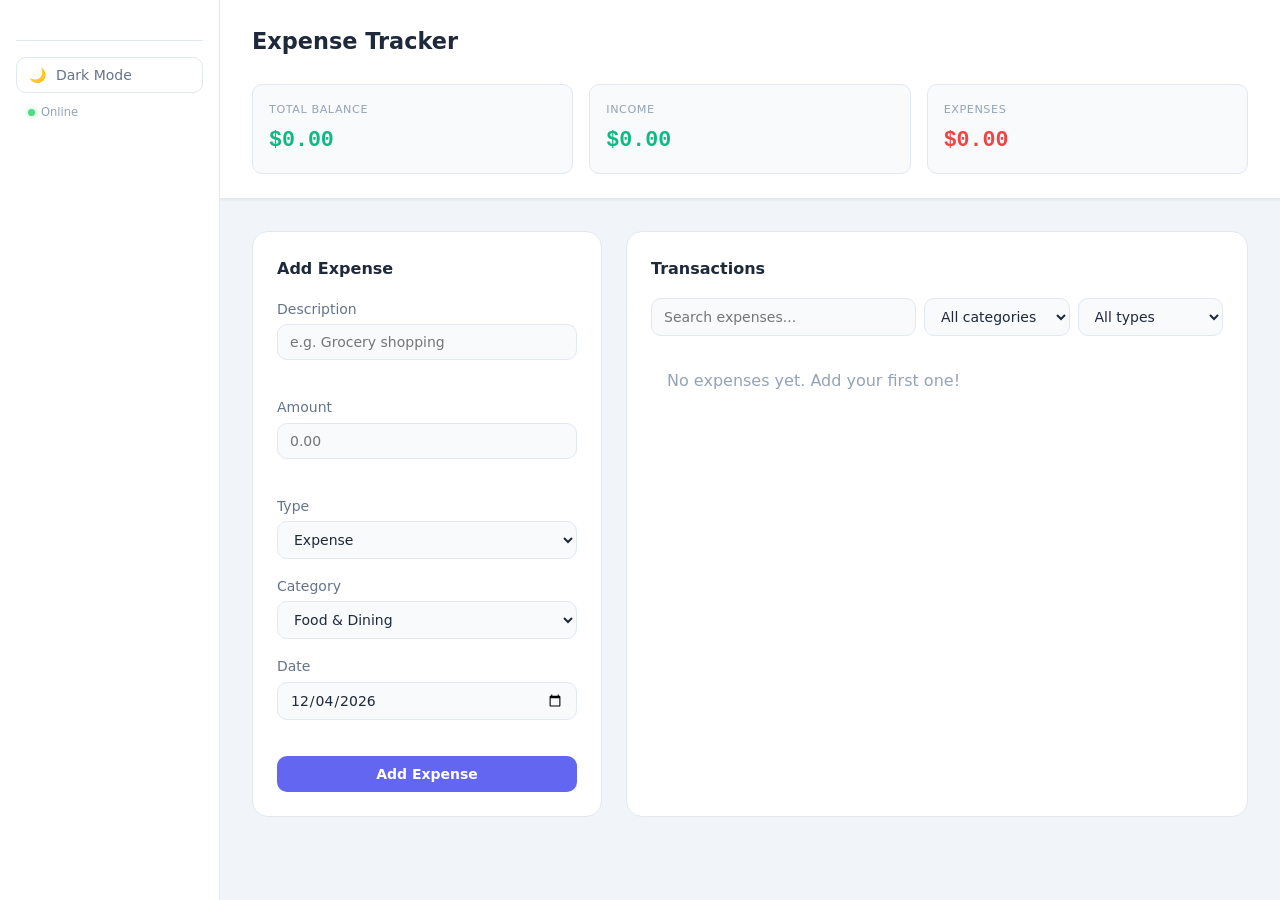
<file: index.html>
<!doctype html>
<html lang="en">
  <head>
    <meta charset="UTF-8" />
    <meta name="viewport" content="width=device-width, initial-scale=1.0" />
    <title>Expense Tracker</title>
    <link rel="stylesheet" href="style.css" />

    <!-- PWA -->
    <meta name="theme-color" content="#6366f1" />
    <link rel="manifest" href="manifest.json" />
    <meta name="apple-mobile-web-app-capable" content="yes" />
    <meta
      name="apple-mobile-web-app-status-bar-style"
      content="black-translucent"
    />
    <meta name="apple-mobile-web-app-title" content="Expenses" />
    <link rel="apple-touch-icon" href="MobileIcon.png" />
  </head>

  <body>
    <!-- =====================================================
    APP SHELL — wraps sidebar + main content
  ===================================================== -->
    <div class="app-shell">
      <!-- =====================================================
      SIDEBAR (visible on desktop)
    ===================================================== -->
      <aside class="sidebar">
        <div class="sidebar-footer">
          <!-- Data Export/Import -->
         
          <!-- Dark mode toggle -->
          <button class="dark-toggle" id="dark-toggle-sidebar">
            <span id="dark-icon-sidebar">🌙</span>
            <span id="dark-label-sidebar">Dark Mode</span>
          </button>
          <!-- Online / Offline status -->
          <div class="offline-badge">
            <span class="status-dot online" id="status-dot"></span>
            <span id="status-text">Online</span>
          </div>
        </div>
      </aside>

      <!-- =====================================================
      MAIN WRAPPER
    ===================================================== -->
      <div class="main-wrapper">
        <!-- HEADER -->
        <header>
          <div class="header-top">
            <h1>Expense Tracker</h1>
            <!-- Dark mode toggle (mobile only) -->
            <button class="header-dark-toggle" id="dark-toggle-mobile">
              <span id="dark-icon-mobile">🌙</span>
              <span id="dark-label-mobile">Dark</span>
            </button>
          </div>

          <!-- Summary bar -->
          <div id="summary">
            <div class="summary-card">
              <span class="summary-label">Total Balance</span>
              <span class="summary-amount" id="balance">TND 0.00</span>
            </div>
            <div class="summary-card">
              <span class="summary-label">Income</span>
              <span class="summary-amount income" id="total-income"
                >TND 0.00</span
              >
            </div>
            <div class="summary-card">
              <span class="summary-label">Expenses</span>
              <span class="summary-amount expense" id="total-expenses"
                >TND 0.00</span
              >
            </div>
          </div>
        </header>

        <!-- MAIN CONTENT -->
        <main>
          <!-- FORM SECTION -->
          <section aria-label="Add expense">
            <h2>Add Expense</h2>
            <form id="expense-form" novalidate>
              <div class="form-group">
                <label for="description">Description</label>
                <input
                  type="text"
                  id="description"
                  name="description"
                  placeholder="e.g. Grocery shopping"
                />
                <span class="error-msg" id="description-error"></span>
              </div>

              <div class="form-group">
                <label for="amount">Amount</label>
                <input
                  type="number"
                  id="amount"
                  name="amount"
                  placeholder="0.00"
                  min="0.01"
                  step="0.01"
                />
                <span class="error-msg" id="amount-error"></span>
              </div>

              <div class="form-group">
                <label for="type">Type</label>
                <select id="type" name="type">
                  <option value="expense">Expense</option>
                  <option value="income">Income</option>
                </select>
              </div>

              <div class="form-group">
                <label for="category">Category</label>
                <select id="category" name="category">
                  <option value="food">Food & Dining</option>
                  <option value="transport">Transport</option>
                  <option value="housing">Housing</option>
                  <option value="entertainment">Entertainment</option>
                  <option value="health">Health</option>
                  <option value="shopping">Shopping</option>
                  <option value="salary">Salary</option>
                  <option value="other">Other</option>
                </select>
              </div>

              <div class="form-group">
                <label for="date">Date</label>
                <input type="date" id="date" name="date" />
                <span class="error-msg" id="date-error"></span>
              </div>

              <button type="submit" id="submit-btn">Add Expense</button>
              <button type="button" id="cancel-btn" hidden>Cancel</button>
            </form>
          </section>

          <!-- LIST SECTION -->
          <section aria-label="Expense list">
            <h2>Transactions</h2>

            <div id="filters">
              <input
                type="search"
                id="search-input"
                placeholder="Search expenses..."
              />
              <select id="filter-category">
                <option value="all">All categories</option>
                <option value="food">Food & Dining</option>
                <option value="transport">Transport</option>
                <option value="housing">Housing</option>
                <option value="entertainment">Entertainment</option>
                <option value="health">Health</option>
                <option value="shopping">Shopping</option>
                <option value="salary">Salary</option>
                <option value="other">Other</option>
              </select>
              <select id="filter-type">
                <option value="all">All types</option>
                <option value="expense">Expenses only</option>
                <option value="income">Income only</option>
              </select>
            </div>

            <ul id="expense-list"></ul>
            <div id="empty-state" hidden>
              <p>No expenses yet. Add your first one!</p>
            </div>
          </section>
        </main>
      </div>
      <!-- end .main-wrapper -->
    </div>
    <!-- end .app-shell -->

    <!-- MOBILE BOTTOM NAV -->
    <nav class="mobile-bottom-nav">
      <button class="nav-btn active" data-section="form">
        <span class="nav-icon">➕</span>
        Add
      </button>
      <button class="nav-btn" data-section="list">
        <span class="nav-icon">📋</span>
        Transactions
      </button>
    </nav>

    <script src="app.js"></script>

    <!-- PWA Service Worker -->
    <script>
      if ("serviceWorker" in navigator) {
        window.addEventListener("load", () => {
          navigator.serviceWorker
            .register("sw.js")
            .then((reg) => console.log("✅ SW registered:", reg.scope))
            .catch((err) => console.error("❌ SW error:", err));
        });
      }
    </script>
  </body>
</html>
</file>
<file: style.css>
/* ============================================================
   CSS VARIABLES — Light & Dark themes
   ============================================================ */
:root {
  --primary:        #6366f1;
  --primary-dark:   #4f46e5;
  --primary-light:  #e0e7ff;
  --income-color:   #10b981;
  --expense-color:  #ef4444;
  --bg:             #f1f5f9;
  --surface:        #ffffff;
  --surface-2:      #f8fafc;
  --border:         #e2e8f0;
  --text:           #1e293b;
  --text-secondary: #64748b;
  --text-muted:     #94a3b8;
  --gray-50:        #f9fafb;
  --gray-100:       #f3f4f6;
  --gray-200:       #e5e7eb;
  --gray-400:       #9ca3af;
  --gray-600:       #4b5563;
  --gray-800:       #1f2937;
  --gray-900:       #111827;
  --space-xs:  4px;
  --space-sm:  8px;
  --space-md:  16px;
  --space-lg:  24px;
  --space-xl:  32px;
  --radius-sm: 6px;
  --radius-md: 10px;
  --radius-lg: 16px;
  --shadow-sm: 0 1px 3px rgba(0,0,0,0.07);
  --shadow-md: 0 4px 12px rgba(0,0,0,0.09);
  --font-main: 'Segoe UI', system-ui, -apple-system, sans-serif;
  --font-mono: 'Courier New', monospace;
  --sidebar-w: 220px;
}

body.dark {
  --bg:             #0f172a;
  --surface:        #1e293b;
  --surface-2:      #162032;
  --border:         #334155;
  --text:           #f1f5f9;
  --text-secondary: #94a3b8;
  --text-muted:     #64748b;
  --gray-50:        #1e293b;
  --gray-100:       #263348;
  --gray-200:       #334155;
  --gray-400:       #64748b;
  --gray-600:       #94a3b8;
  --gray-800:       #e2e8f0;
  --gray-900:       #f8fafc;
  --shadow-sm:      0 1px 3px rgba(0,0,0,0.3);
  --shadow-md:      0 4px 12px rgba(0,0,0,0.4);
  --primary-light:  #1e1b4b;
}

/* ============================================================
   RESET & BASE
   ============================================================ */
*, *::before, *::after { box-sizing: border-box; margin: 0; padding: 0; }

html { scroll-behavior: smooth; }

body {
  font-family: var(--font-main);
  font-size: 16px;
  color: var(--text);
  background-color: var(--bg);
  line-height: 1.6;
  min-height: 100vh;
  transition: background-color 0.3s ease, color 0.3s ease;
}

h1 { font-size: 1.4rem; font-weight: 700; color: var(--text); }
h2 { font-size: 1rem; font-weight: 600; color: var(--text); margin-bottom: var(--space-md); }

/* ============================================================
   APP SHELL
   ============================================================ */
.app-shell {
  display: flex;
  min-height: 100vh;
}

/* ============================================================
   SIDEBAR (desktop)
   ============================================================ */
.sidebar {
  width: var(--sidebar-w);
  background: var(--surface);
  border-right: 1px solid var(--border);
  position: fixed;
  top: 0; left: 0; bottom: 0;
  display: flex;
  flex-direction: column;
  padding: var(--space-lg) var(--space-md);
  z-index: 50;
  overflow-y: auto;
  transition: background 0.3s ease, border-color 0.3s ease;
}

.sidebar-footer {
  border-top: 1px solid var(--border);
  padding-top: var(--space-md);
  margin-top: var(--space-md);
  display: flex;
  flex-direction: column;
  gap: var(--space-sm);
}

.dark-toggle {
  display: flex;
  align-items: center;
  gap: 10px;
  padding: 9px 12px;
  border-radius: var(--radius-md);
  color: var(--text-secondary);
  font-size: 0.875rem;
  font-weight: 500;
  cursor: pointer;
  border: 1px solid var(--border);
  background: none;
  width: 100%;
  text-align: left;
  transition: all 0.15s ease;
  font-family: var(--font-main);
}
.dark-toggle:hover { background: var(--surface-2); color: var(--text); }

.offline-badge {
  display: flex;
  align-items: center;
  gap: 6px;
  font-size: 0.72rem;
  color: var(--text-muted);
  padding: 2px 12px;
}
.status-dot {
  width: 7px; height: 7px;
  border-radius: 50%;
  background: var(--text-muted);
  flex-shrink: 0;
}
.status-dot.online  { background: #4ade80; box-shadow: 0 0 6px rgba(74,222,128,0.5); }
.status-dot.offline { background: #f87171; }

/* ============================================================
   MAIN WRAPPER
   ============================================================ */
.main-wrapper {
  margin-left: var(--sidebar-w);
  flex: 1;
  display: flex;
  flex-direction: column;
}

/* ============================================================
   HEADER
   ============================================================ */
header {
  background: var(--surface);
  padding: var(--space-lg) var(--space-xl);
  box-shadow: var(--shadow-sm);
  border-bottom: 1px solid var(--border);
  display: flex;
  flex-direction: column;
  gap: var(--space-lg);
  position: sticky;
  top: 0;
  z-index: 40;
  transition: background 0.3s ease, border-color 0.3s ease;
}

.header-top {
  display: flex;
  align-items: center;
  justify-content: space-between;
}

/* Mobile-only dark toggle */
.header-dark-toggle {
  display: none;
  align-items: center;
  gap: 6px;
  padding: 7px 12px;
  border-radius: var(--radius-md);
  color: var(--text-secondary);
  font-size: 0.82rem;
  font-weight: 500;
  cursor: pointer;
  border: 1px solid var(--border);
  background: none;
  font-family: var(--font-main);
  transition: all 0.15s ease;
}
.header-dark-toggle:hover { background: var(--surface-2); }

#summary {
  display: flex;
  gap: var(--space-md);
  flex-wrap: wrap;
}

.summary-card {
  flex: 1;
  min-width: 120px;
  background: var(--surface-2);
  border: 1px solid var(--border);
  border-radius: var(--radius-md);
  padding: var(--space-md);
  display: flex;
  flex-direction: column;
  gap: var(--space-xs);
  transition: background 0.3s ease;
}

.summary-label {
  font-size: 0.7rem;
  text-transform: uppercase;
  letter-spacing: 0.05em;
  color: var(--text-muted);
  font-weight: 500;
}

.summary-amount {
  font-size: 1.35rem;
  font-weight: 700;
  font-family: var(--font-mono);
  color: var(--text);
}

.summary-amount.income  { color: var(--income-color); }
.summary-amount.expense { color: var(--expense-color); }

/* ============================================================
   MAIN GRID
   ============================================================ */
main {
  display: grid;
  grid-template-columns: 350px 1fr;
  grid-template-areas:
    "form  list"
    "chart chart";
  gap: var(--space-lg);
  padding: var(--space-xl);
  max-width: 1060px;
  width: 100%;
}

main section:nth-child(1) { grid-area: form;  }
main section:nth-child(2) { grid-area: list;  }
main section:nth-child(3) { grid-area: chart; }

main > section {
  background: var(--surface);
  border: 1px solid var(--border);
  border-radius: var(--radius-lg);
  padding: var(--space-lg);
  transition: background 0.3s ease, border-color 0.3s ease;
}

/* ============================================================
   FORM
   ============================================================ */
#expense-form {
  display: flex;
  flex-direction: column;
  gap: var(--space-md);
}

.form-group {
  display: flex;
  flex-direction: column;
  gap: var(--space-xs);
}

.form-group label {
  font-size: 0.875rem;
  font-weight: 500;
  color: var(--text-secondary);
}

input[type="text"],
input[type="number"],
input[type="date"],
input[type="search"],
select {
  width: 100%;
  padding: 9px 12px;
  border: 1px solid var(--border);
  border-radius: var(--radius-md);
  font-family: var(--font-main);
  font-size: 0.875rem;
  color: var(--text);
  background: var(--surface-2);
  outline: none;
  transition: border-color 0.15s ease, background 0.3s ease, color 0.3s ease;
}

input:focus, select:focus {
  border-color: var(--primary);
  box-shadow: 0 0 0 3px rgba(99,102,241,0.15);
}

input.error { border-color: var(--expense-color); }

.error-msg {
  font-size: 0.75rem;
  color: var(--expense-color);
  min-height: 16px;
}

#submit-btn {
  background: var(--primary);
  color: white;
  border: none;
  border-radius: var(--radius-md);
  padding: 10px var(--space-lg);
  font-family: var(--font-main);
  font-size: 0.875rem;
  font-weight: 600;
  cursor: pointer;
  width: 100%;
  transition: background 0.15s ease, transform 0.1s ease;
}
#submit-btn:hover  { background: var(--primary-dark); }
#submit-btn:active { transform: scale(0.98); }

#cancel-btn {
  background: none;
  border: 1px solid var(--border);
  border-radius: var(--radius-md);
  padding: 9px var(--space-lg);
  font-family: var(--font-main);
  font-size: 0.875rem;
  color: var(--text-secondary);
  cursor: pointer;
  width: 100%;
  transition: all 0.15s ease;
}
#cancel-btn:hover { background: var(--surface-2); }

/* ============================================================
   FILTERS
   ============================================================ */
#filters {
  display: flex;
  gap: var(--space-sm);
  margin-bottom: var(--space-md);
  flex-wrap: wrap;
}

#search-input    { flex: 2; min-width: 140px; }
#filter-category,
#filter-type     { flex: 1; min-width: 110px; }

/* ============================================================
   EXPENSE LIST
   ============================================================ */
#expense-list {
  list-style: none;
  display: flex;
  flex-direction: column;
  gap: var(--space-sm);
  max-height: 480px;
  overflow-y: auto;
  padding-right: 2px;
}

.expense-card {
  background: var(--surface-2);
  border: 1px solid var(--border);
  border-radius: var(--radius-md);
  padding: var(--space-md);
  display: flex;
  align-items: center;
  justify-content: space-between;
  gap: var(--space-md);
  animation: slideIn 0.22s ease;
  transition: background 0.3s ease, border-color 0.3s ease;
}

@keyframes slideIn {
  from { opacity: 0; transform: translateY(-6px); }
  to   { opacity: 1; transform: translateY(0); }
}

.expense-card:hover { border-color: var(--text-muted); box-shadow: var(--shadow-sm); }

.card-left {
  display: flex;
  align-items: center;
  gap: var(--space-sm);
  min-width: 0;
}

.card-info {
  display: flex;
  flex-direction: column;
  gap: 2px;
  min-width: 0;
}

.card-description {
  font-size: 0.875rem;
  font-weight: 500;
  color: var(--text);
  white-space: nowrap;
  overflow: hidden;
  text-overflow: ellipsis;
  max-width: 180px;
}

.card-date { font-size: 0.72rem; color: var(--text-muted); }

.card-right {
  display: flex;
  align-items: center;
  gap: var(--space-sm);
  flex-shrink: 0;
}

.card-amount {
  font-family: var(--font-mono);
  font-size: 0.875rem;
  font-weight: 700;
  min-width: 75px;
  text-align: right;
}

.card-amount.income  { color: var(--income-color); }
.card-amount.expense { color: var(--expense-color); }

.card-actions { display: flex; gap: var(--space-xs); }

.btn-edit,
.btn-delete {
  padding: 4px 10px;
  font-size: 0.72rem;
  border-radius: var(--radius-sm);
  cursor: pointer;
  transition: background 0.15s ease;
  border: 1px solid;
  font-family: var(--font-main);
  font-weight: 500;
}

.btn-edit {
  background: var(--primary-light);
  color: var(--primary);
  border-color: var(--primary-light);
}
.btn-edit:hover { background: #c7d2fe; }
body.dark .btn-edit { color: #a5b4fc; }

.btn-delete {
  background: #fee2e2;
  color: #991b1b;
  border-color: #fee2e2;
}
.btn-delete:hover { background: #fecaca; }
body.dark .btn-delete {
  background: rgba(239,68,68,0.15);
  color: #fca5a5;
  border-color: rgba(239,68,68,0.2);
}

/* ============================================================
   CATEGORY BADGES
   ============================================================ */
.card-category-badge {
  display: inline-block;
  padding: 3px 8px;
  border-radius: 999px;
  font-size: 0.68rem;
  font-weight: 600;
  text-transform: uppercase;
  letter-spacing: 0.04em;
  flex-shrink: 0;
}

.badge-food          { background: #fef9c3; color: #854d0e; }
.badge-transport     { background: #dbeafe; color: #1e40af; }
.badge-housing       { background: #dcfce7; color: #166534; }
.badge-entertainment { background: #f3e8ff; color: #6b21a8; }
.badge-health        { background: #fee2e2; color: #991b1b; }
.badge-shopping      { background: #fce7f3; color: #9d174d; }
.badge-salary        { background: #d1fae5; color: #065f46; }
.badge-other         { background: var(--gray-100); color: var(--gray-600); }

body.dark .badge-food          { background: rgba(254,249,195,0.12); color: #fcd34d; }
body.dark .badge-transport     { background: rgba(219,234,254,0.10); color: #93c5fd; }
body.dark .badge-housing       { background: rgba(220,252,231,0.10); color: #6ee7b7; }
body.dark .badge-entertainment { background: rgba(243,232,255,0.10); color: #d8b4fe; }
body.dark .badge-health        { background: rgba(254,226,226,0.10); color: #fca5a5; }
body.dark .badge-shopping      { background: rgba(252,231,243,0.10); color: #f9a8d4; }
body.dark .badge-salary        { background: rgba(209,250,229,0.10); color: #6ee7b7; }
body.dark .badge-other         { background: rgba(255,255,255,0.06); color: #94a3b8; }

/* ============================================================
   EMPTY STATE
   ============================================================ */
#empty-state {
  text-align: center;
  padding: var(--space-xl);
  color: var(--text-muted);
  font-size: 0.875rem;
}

/* ============================================================
   SCROLLBAR
   ============================================================ */
::-webkit-scrollbar { width: 5px; }
::-webkit-scrollbar-track { background: transparent; }
::-webkit-scrollbar-thumb { background: var(--border); border-radius: 10px; }

/* ============================================================
   MOBILE BOTTOM NAV
   ============================================================ */
.mobile-bottom-nav { display: none; }

/* ============================================================
   RESPONSIVE — Tablet
   ============================================================ */
@media (max-width: 900px) {
  main {
    grid-template-columns: 1fr;
    grid-template-areas: "form" "list" "chart";
    padding: var(--space-md);
  }
}

/* ============================================================
   RESPONSIVE — Mobile
   ============================================================ */
@media (max-width: 485px) and (max-width: 690px)  {
  .sidebar              { display: none; }
  .main-wrapper         { margin-left: 0; }
  .header-dark-toggle   { display: flex; }

  header { padding: var(--space-md); }

  main {
    padding: var(--space-md);
    padding-bottom: 90px;
  }

  #summary { flex-direction: column; }
  .card-description { max-width: 120px; }

  /* Bottom nav */
  .mobile-bottom-nav {
    display: flex;
    position: fixed;
    bottom: 0; left: 0; right: 0;
    background: var(--surface);
    border-top: 1px solid var(--border);
    padding: 10px 8px 20px;
    gap: 4px;
    z-index: 50;
    transition: background 0.3s ease;
  }
  .card-date { display: none; }
  .card-right { flex-direction: column; align-items: flex-end; }

  .mobile-bottom-nav .nav-btn {
    flex: 1;
    display: flex;
    flex-direction: column;
    align-items: center;
    gap: 3px;
    padding: 6px 4px;
    border-radius: var(--radius-md);
    border: none;
    background: none;
    color: var(--text-muted);
    font-size: 0.62rem;
    font-weight: 500;
    font-family: var(--font-main);
    cursor: pointer;
    transition: all 0.15s ease;
  }

  .mobile-bottom-nav .nav-btn.active {
    color: var(--primary);
    background: var(--primary-light);
  }

  .mobile-bottom-nav .nav-btn .nav-icon { font-size: 1.1rem; }
}
</file>
